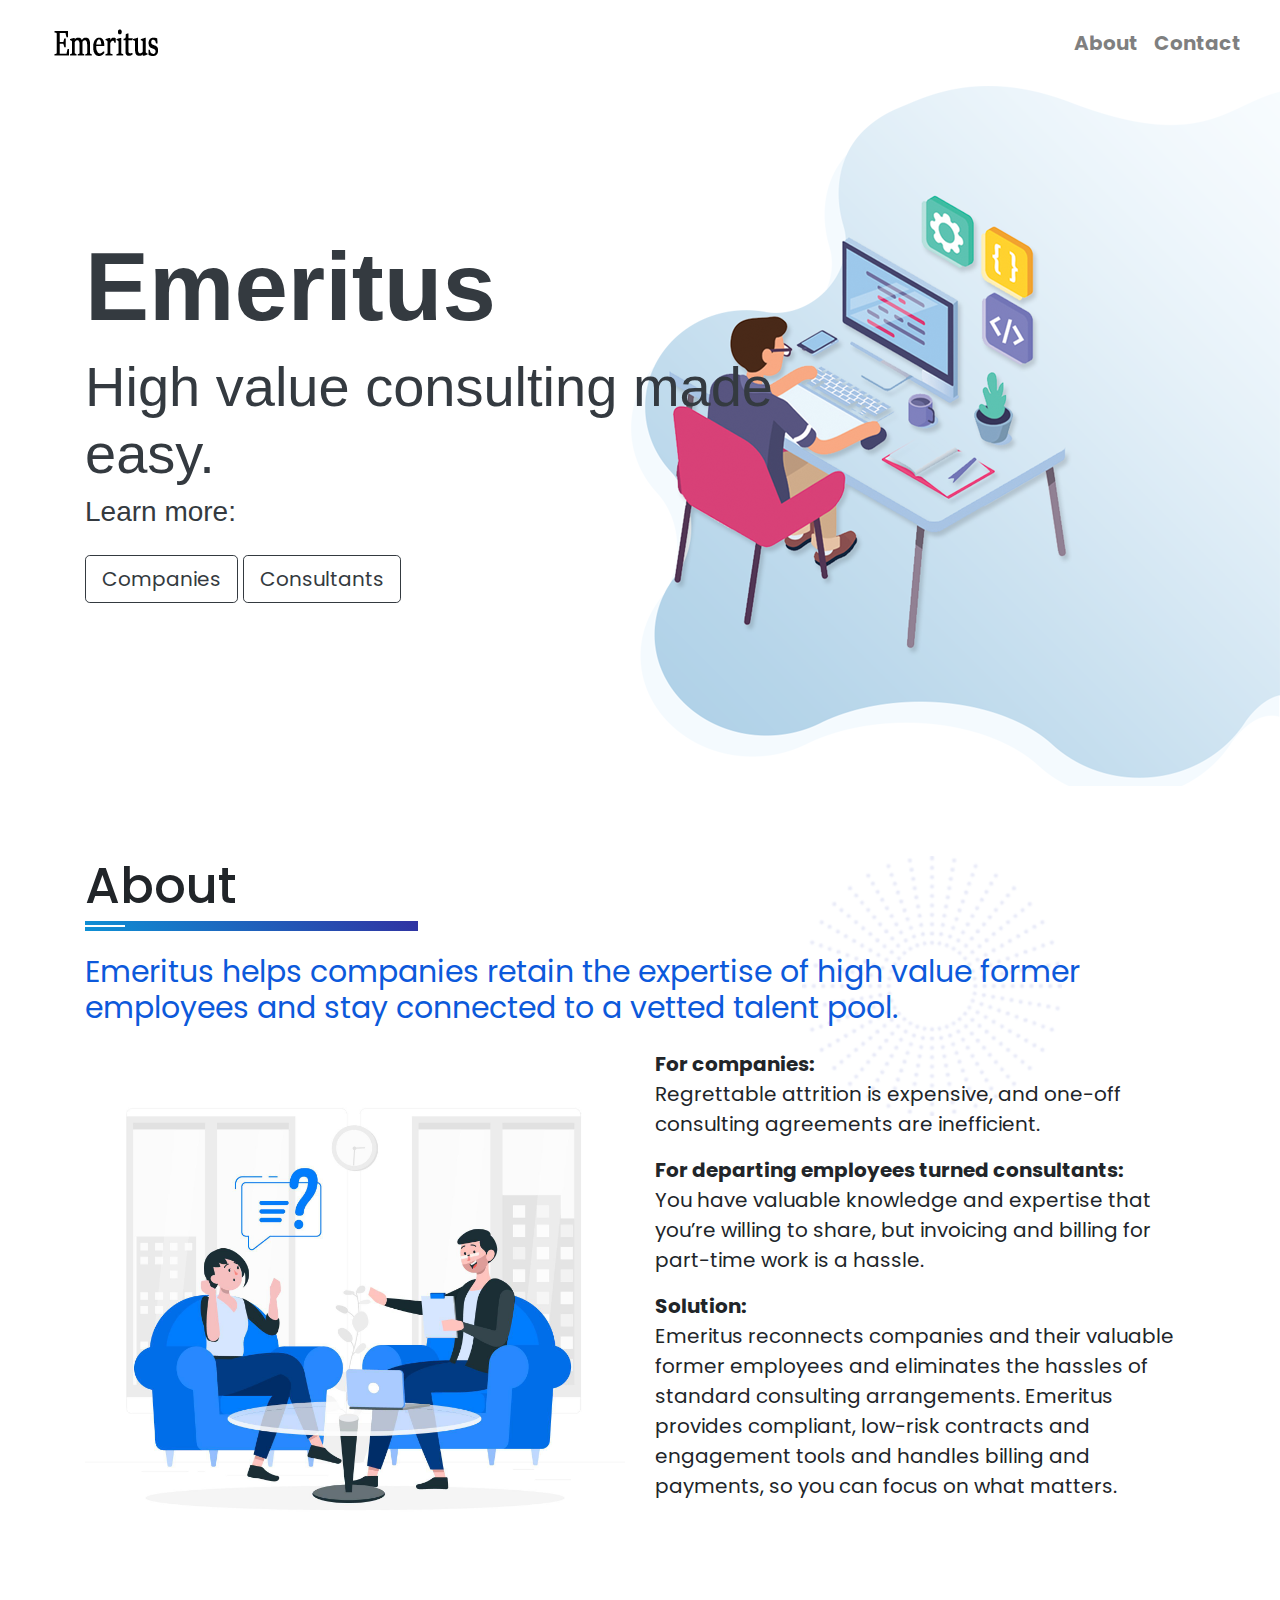
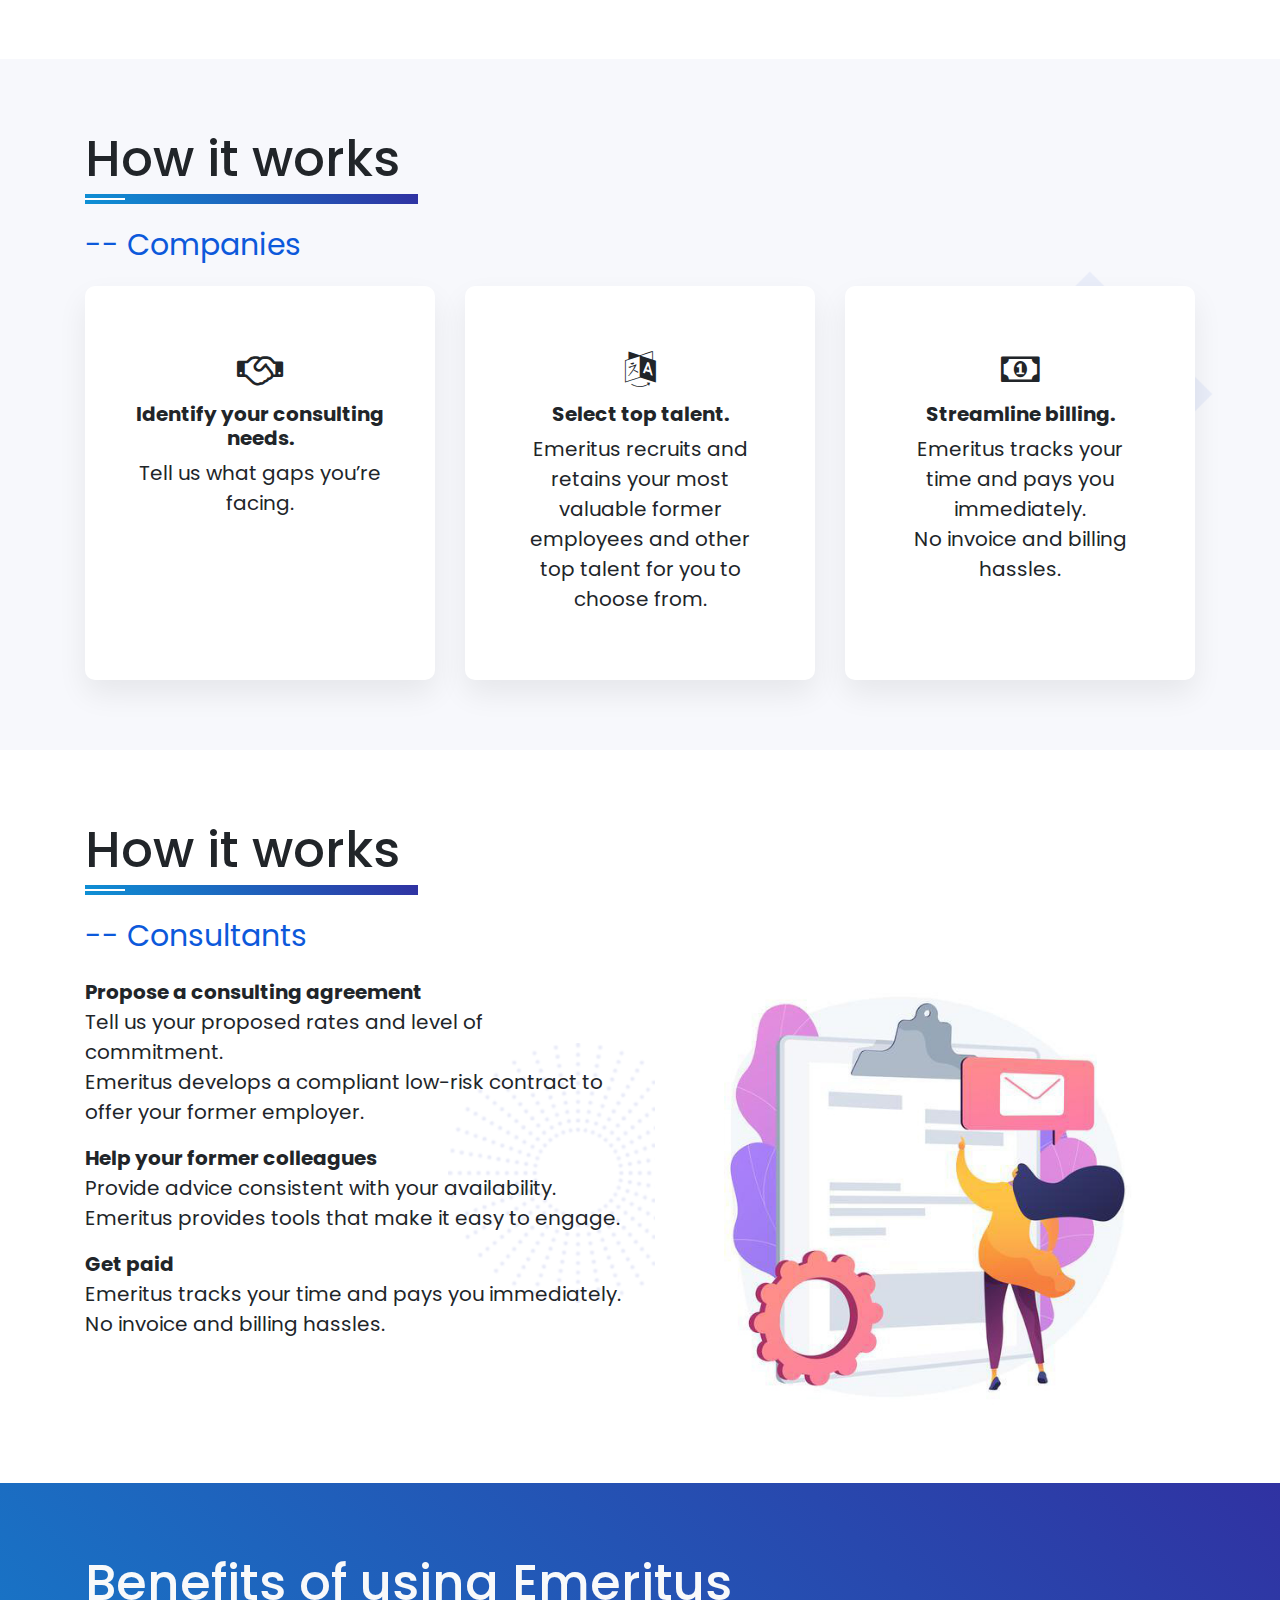
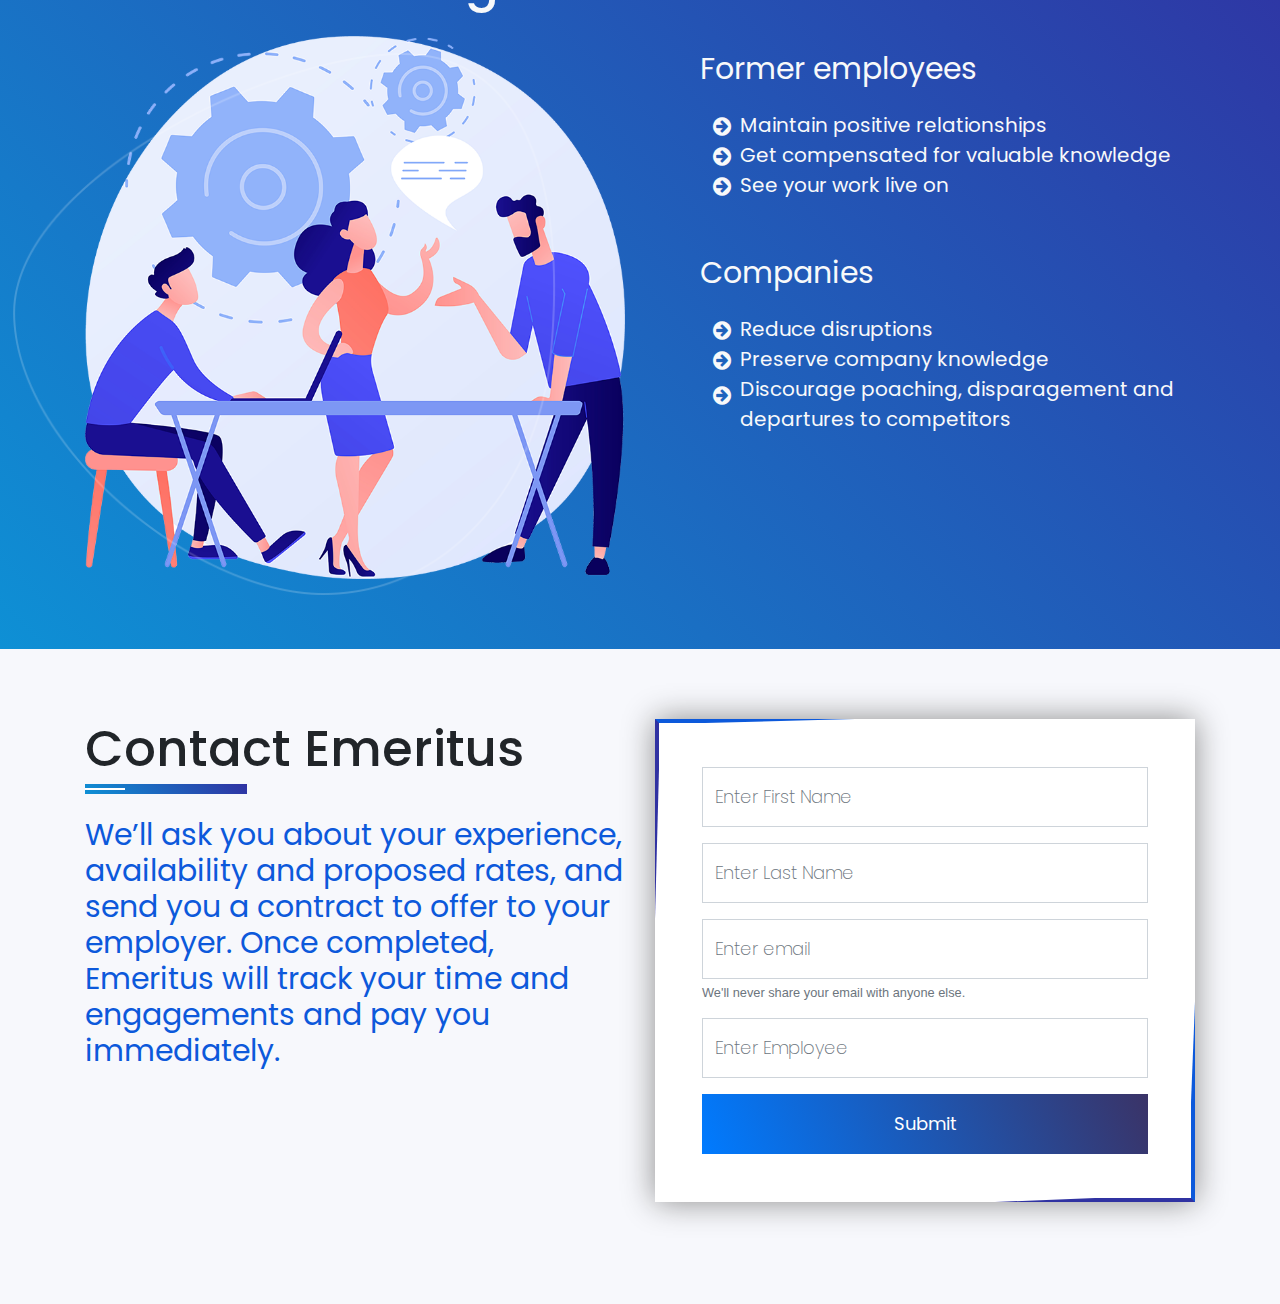
<file: index.html>
<!DOCTYPE html>
<html lang="en">
<head>
	<title></title>
	<!-- Required meta tags -->
    <meta charset="utf-8">
    <meta name="viewport" content="width=device-width, initial-scale=1, shrink-to-fit=no">

    <!-- Bootstrap CSS -->
    <link rel="stylesheet" href="https://maxcdn.bootstrapcdn.com/bootstrap/4.0.0/css/bootstrap.min.css" integrity="sha384-Gn5384xqQ1aoWXA+058RXPxPg6fy4IWvTNh0E263XmFcJlSAwiGgFAW/dAiS6JXm" crossorigin="anonymous">


    <!-- user css -->
    <link rel="stylesheet" type="text/css" href="style/style.css">
    <link rel="stylesheet" href="https://cdnjs.cloudflare.com/ajax/libs/font-awesome/4.7.0/css/font-awesome.min.css">

</head>
<body>

	<!-- Navbar -->
	<div class="container-fluid">
		<div class="row">
			<div class="col-sm-12 col-md-12" style="">
				<nav class="navbar navbar navbar-inverse navbar-fixed-top navbar-expand-lg navbar-light">
		          	<a href="index.html" ><img  src="img/logo.png" alt="logo" ></a>
					<button class="navbar-toggler" type="button" data-toggle="collapse" data-target="#navbarNavAltMarkup" aria-controls="navbarTogglerDemo02" aria-expanded="false" aria-label="Toggle navigation">
			    		<span class="navbar-toggler-icon"></span>
			  		</button>
		          	<div class="collapse navbar-collapse justify-content-end " id="navbarNavAltMarkup">
			           	<div class="navbar-nav">
			           		<ul class="navbar-nav mr-auto mt-2 mt-lg-0">
						      <!-- <li class="nav-item active">
						        <a class="nav-link" href="#">Home <span class="sr-only">(current)</span></a>
						      </li> -->
						      <li class="nav-item">
						        <a class="nav-link font-weight-bold" href="#about-emeritus">About</a>
						      </li>
						      <li class="nav-item">
						        <a class="nav-link font-weight-bold" href="#contact-us-emeritus">Contact</a>
						      </li>
						    </ul>
				        </div>
		          	</div>
		        </nav>
			</div>
		</div>
	</div>
	<!-- Navbar end-->

	<!-- Section banner-intro -->
	<section id="intro"class="banner-intro-bg1 ">
		<div class="container-fluid">
			<div class="container" >
				<div class="row">
				<div class="col-sm-12 col-md-9 text-left text-light">
					<h1 class="text-dark display-1 banner-head font-weight-bold"> Emeritus</h1>
					<h2 class="text-dark display-4 banner-bottom font-weight-normal"> High value consulting made easy.</h2>
					<h3><label class="text-dark font-weight-normal txt-la-12">Learn more:</label></h3>
					
					<ul class="list-btn-1">
						<li><a href="#how-it-Works-Companies"><button type="button" class="btn btn-outline-dark btn-lg">Companies</button></a></li>
						<li><a href="#about-Consultants"><button type="button" class="btn btn-outline-dark btn-lg">Consultants</button></a></li>
					</ul>
				</div>
				<!-- <div class="col-sm-12 col-md-6 cloud-bg-1">
					<img class="img-fluid" src="img/qw1.png">
				</div> -->
			</div>
			<br>
		</div>
			
		</div>
	</section>
	<!-- Section banner-intro end-->

	<!-- Section about-emeritus -->
	<section id="about-emeritus" class="about-emeritus-1">
		<div class="container-fluid">
			<div class="container">
				<div class="row">
					<div class="col-md-12 col-sm-12">
						<h2 class="main-title about-se1">About</h2>
						<h4 class="sub-title">Emeritus helps companies retain the expertise of high value former employees and stay connected to a vetted talent pool. 
						</h4>	
					</div>
				</div>
				<div class="row">
					<div class="col-md-6 col-sm-12 about-image-block">
						<img class="img-fluid fir-img" src="img/4022164.jpg">
					</div>
					<div class="col-md-6 col-sm-12">
						
						<p><b>For companies:</b> <br>
						Regrettable attrition is expensive, and one-off consulting agreements are inefficient.</p>

						<p><b>	For departing employees turned consultants: </b><br>
						You have valuable knowledge and expertise that you’re willing to share, but invoicing and billing for part-time work is a hassle.</p>

						<p><b>Solution:</b><br>
						Emeritus reconnects companies and their valuable former employees and eliminates the hassles of standard consulting arrangements. Emeritus provides compliant, low-risk contracts and engagement tools and handles billing and payments, so you can focus on what matters.</p>					
					</div>
				</div>	
			</div>
			</div>
	</section>
	<!-- Section about-emeritus end-->

	<!-- section How it Works Companies -->
	<section id="how-it-Works-Companies" class="how-it-work">
		<div class="container-fluid">
			<div class="container">
				<div class="row block-row">
					<div class="col-sm-12 col-md-12">
						<h2 class="main-title about-se1">How it works</h2>	
						<h4 class="sub-title">-- Companies	</h4>					
					</div>
				</div>
				<div class="row  text-center top-as-12">
					<div class="col-md-4 col-sm-12 spce1">
						<div class="block-1a">
							<i class="fa fa-handshake-o" ></i><br><h5><b>Identify your consulting needs.</b></h5>
							<p>Tell us what gaps you’re facing. </p>
						</div>
					</div>
					<div class="col-md-4 col-sm-12 spce1">
						<div class="block-1a">
							<i class="fa fa-language" ></i><br>
							<h5><b>Select top talent.</b></h5>
							<p>Emeritus recruits and retains your most valuable former employees and other top talent for you to choose from.</p>
						</div>	
					</div>
					<div class="col-md-4 col-sm-12 spce1">
						<div class="block-1a">
							<i class="fa fa-money"></i><br>
							<h5><b>Streamline billing.</b></h5>
							<p>Emeritus tracks your time and pays you immediately. 

							<br>	No invoice and billing hassles.</p>
						</div>	
					</div>
				</div>

			</div>
		</div>
	</section>
	<!-- section How it Works Companies end-->

	<!-- section How it Works Consultants -->
	<section id="about-Consultants" class="about-Consultants">
		<div class="container-fluid">
			<div class="container">
				<div class="row">
					<div class="col-md-12 col-sm-12 grid-1">
						<h2 class="main-title about-se1">How it works</h2>
						<h4 class="sub-title">--  Consultants</h4>
					</div>	
				</div>			
				
				<div class="row grid123">
					<div class="col-md-6 col-sm-12 grid-1">
						<p><b>Propose a consulting agreement</b> <br>
						Tell us your proposed rates and level of commitment. 
						<br>Emeritus develops a compliant low-risk contract to offer your former employer.</p>
						<p><b>Help your former colleagues</b><br>
						Provide advice consistent with your availability. 

						<br>Emeritus provides tools that make it easy to engage.</p>

						<p><b>Get paid</b><br>
						Emeritus tracks your time and pays you immediately. 

						<br>No invoice and billing hassles.</p>					
					</div>
					<div class="col-md-6 col-sm-12 grid-2">
						<img class="img-fluid " src="img/howitwork.jpg">
					</div>
				</div>	
			</div>
			</div>
	</section>
	<!-- section How it Works Consultants end-->


	<!-- section Benefits of using Emeritus -->
	<section class="benefits-emeritus-1">
		<div class="container-fluid">
			<div class="container">
				<div class="row">
					<div class="col-md-12 col-sm-12">
						<h2 class="main-title text-light">Benefits of using Emeritus</h2>
					</div>
				</div>
				<div class="row text-light">
					<div class="col-md-6 col-sm-12 bg-img-12 text-center">
						<img class="img-fluid " src="img/banner-section.png">						
					</div>
					<div class="col-md-6 col-sm-12 pad-l-12">
						<h4 class="sub-title text-light font-weight-normal">Former employees</h4>
						<ul>
							<li>Maintain positive relationships</li>
							<li>Get compensated for valuable knowledge</li>
							<li>See your work live on</li>
						</ul>
						<br>
						<h4 class="sub-title text-light font-weight-normal">Companies</h4>
						<ul>
							<li>Reduce disruptions</li>
							<li>Preserve company knowledge</li>
							<li> Discourage poaching, disparagement and departures to competitors</li>
						</ul>
					</div>
					
				</div>
			</div>
		</div>
	</section>

	<!-- section Benefits of using Emeritus end-->

	<!-- Section contact-us -->
	<section id="contact-us-emeritus" class="contact-123" >
		<div class="container-fluid">
			<div class="container">
				<div class=" row">
					<div class="col-sm-12 col-md-6">
						<h2 class="main-title about-se1">Contact Emeritus</h2>
						<h4 class="sub-title">We’ll ask you about your experience, availability and proposed rates, and send you a contract to offer to your employer. Once completed, Emeritus will track your time and engagements and pay you immediately.</h4>
					</div>			
					<div class="col-sm-12 col-md-6">
						<div class="jumbotron ju-1">
					     	<div class="container">
							   	<form class="form-res-12">
									<div class="form-group">
										<!-- <label for="first-name">First Name:</label> -->
									    <input type="text" class="form-control" id="first-name" placeholder="Enter First Name" required>
									</div>
									<div class="form-group">
										<!-- <label for="last-name">Last Name:</label> -->
									    <input type="text" class="form-control" id="last-name" placeholder="Enter Last Name" required>
									</div>
									<div class="form-group">
									   <!--  <label for="InputEmail1">Email address</label> -->
									    <input type="email" class="form-control" id="InputEmail1" aria-describedby="emailHelp" placeholder="Enter email" required>
									    <small id="emailHelp" class="form-text text-muted">We'll never share your email with anyone else.</small>
									</div>
									<div class="form-group">
										<!-- <label for="employee">Employeer:</label> -->
									    <input type="text" class="form-control" id="employee" placeholder="Enter Employee" required>
									</div>
									<button type="submit" class="btn btn-primary btn-block log-1-g">Submit</button>
								</form>
							</div>
						</div>
					</div>	
				</div>
			</div>
		</div>
	</section>
	<!-- Section contact-us end-->
	
	<!-- Optional JavaScript -->
	<!-- jQuery first, then Popper.js, then Bootstrap JS -->
	<script src="https://code.jquery.com/jquery-3.2.1.slim.min.js" integrity="sha384-KJ3o2DKtIkvYIK3UENzmM7KCkRr/rE9/Qpg6aAZGJwFDMVNA/GpGFF93hXpG5KkN" crossorigin="anonymous"></script>
	<script src="https://cdnjs.cloudflare.com/ajax/libs/popper.js/1.12.9/umd/popper.min.js" integrity="sha384-ApNbgh9B+Y1QKtv3Rn7W3mgPxhU9K/ScQsAP7hUibX39j7fakFPskvXusvfa0b4Q" crossorigin="anonymous"></script>
	<script src="https://maxcdn.bootstrapcdn.com/bootstrap/4.0.0/js/bootstrap.min.js" integrity="sha384-JZR6Spejh4U02d8jOt6vLEHfe/JQGiRRSQQxSfFWpi1MquVdAyjUar5+76PVCmYl" crossorigin="anonymous"></script>
</body>
</html>
</file>
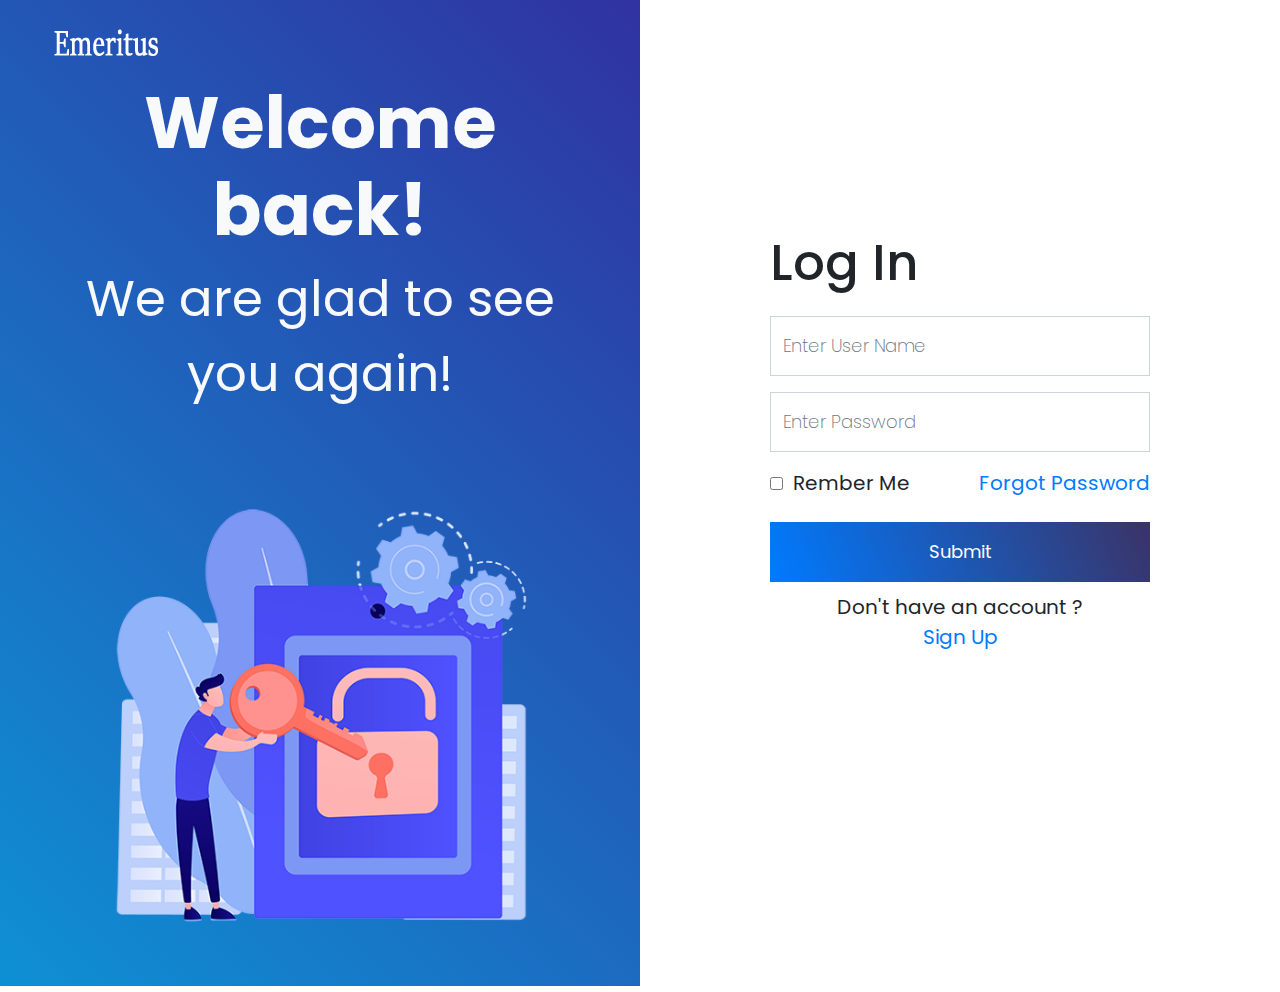
<file: login.html>
<!DOCTYPE html>
<html lang="en">
<head>
	<title></title>
	<!-- Required meta tags -->
    <meta charset="utf-8">
    <meta name="viewport" content="width=device-width, initial-scale=1, shrink-to-fit=no">

    <!-- Bootstrap CSS -->
    <link rel="stylesheet" href="https://maxcdn.bootstrapcdn.com/bootstrap/4.0.0/css/bootstrap.min.css" integrity="sha384-Gn5384xqQ1aoWXA+058RXPxPg6fy4IWvTNh0E263XmFcJlSAwiGgFAW/dAiS6JXm" crossorigin="anonymous">


    <!-- user css -->
    <link rel="stylesheet" type="text/css" href="style/style.css">
    <link rel="stylesheet" href="https://cdnjs.cloudflare.com/ajax/libs/font-awesome/4.7.0/css/font-awesome.min.css">

</head>
<body>

	<section class="login-section">
		<div class="container-fluid">
			<div class="row">
				<div class="col-sm-12 col-md-6 log-bg-1">
					<div>
						<nav class="navbar navbar navbar-inverse navbar-fixed-top navbar-expand-lg navbar-light">
					          	<a href="index.html" ><img  src="img/logo-white.png" alt="logo" ></a>
						</nav>
					</div>
					<div class="container-fluid content-sec1">
						<div class="col-sm-12 col-md-12" style="">
							<div class="login-123-12">
								<div class="text-center asd1">
									<h2 class="display-3 font-weight-bold text-light ">Welcome back!</h2>
									<p class=" main-title text-light banner-bottom font-weight-normal"> We are glad to see you again!</p>			
								</div>
							</div>
							<div class="log-omg text-center">
								<img class="img-fluid" src="img/111.png">
							</div>
						</div>
					</div>
				</div>
				
				
				<div class="col-sm-12 col-md-6">
					<div class="jumbotron ju-11">
				     	<div class="container">
				     		<h2 class=" main-title lo12">Log In</h2>
						   	<form>
								<div class="form-group">
									<!-- <label for="first-name">User Name:</label> -->
								    <input type="text" class="form-control" id="user-name" placeholder="Enter User Name" required>
								</div>
								<div class="form-group">
									<!-- <label for="last-name">Password:</label> -->
								    <input type="password" class="form-control" id="password" placeholder="Enter Password" required>
								</div>
								<div class="form-group">
									
									<input type="checkbox" name=""><label for="first-name">&nbsp;  Rember Me</label>
									<a class="text-right-forgot-pass" href="">Forgot Password</a>
								</div>


								
								<button type="submit" class="btn btn-primary btn-block log-1-g">Submit</button>
								<div class="text-center sign-up-123">
									<p>Don't have an account ?<br><a href="#">Sign Up</a></p>
								</div>
							</form>
							
						</div>
					</div>
				</div>
			</div>			
		</div>		
	</section>
	
	<!-- Optional JavaScript -->
	<!-- jQuery first, then Popper.js, then Bootstrap JS -->
	<script src="https://code.jquery.com/jquery-3.2.1.slim.min.js" integrity="sha384-KJ3o2DKtIkvYIK3UENzmM7KCkRr/rE9/Qpg6aAZGJwFDMVNA/GpGFF93hXpG5KkN" crossorigin="anonymous"></script>
	<script src="https://cdnjs.cloudflare.com/ajax/libs/popper.js/1.12.9/umd/popper.min.js" integrity="sha384-ApNbgh9B+Y1QKtv3Rn7W3mgPxhU9K/ScQsAP7hUibX39j7fakFPskvXusvfa0b4Q" crossorigin="anonymous"></script>
	<script src="https://maxcdn.bootstrapcdn.com/bootstrap/4.0.0/js/bootstrap.min.js" integrity="sha384-JZR6Spejh4U02d8jOt6vLEHfe/JQGiRRSQQxSfFWpi1MquVdAyjUar5+76PVCmYl" crossorigin="anonymous"></script>
</body>
</html>
</file>
<file: style/style.css>
/*font-poppins*/
@import url('https://fonts.googleapis.com/css2?family=Poppins:ital,wght@0,100;0,200;0,300;0,400;0,500;0,600;0,700;0,800;0,900;1,100;1,200;1,300;1,400;1,500;1,600;1,700;1,800;1,900&display=swap');
/************************************/
section {
    padding: 70px 0px;
}
@media (min-width: 576px){
    .jumbotron {
       padding: 3rem 2rem;
    }
}
.main-title {
    font-family: 'Poppins', sans-serif;
    font-size: 50px;
    padding-bottom: 15px;
}
.sub-title {
    font-family: 'Poppins', sans-serif;
    font-size: 30px;
    color: #0c59db;
    font-weight: 400;
    padding-top: 15px;
    padding-bottom: 15px;
}
ul {
    font-size: 20px;
    font-family: 'Poppins';
    list-style: none;
}
.list-btn-1 li {
    display: inline-block;
    margin-top: 10px !important;
}
.benefits-emeritus-1 li {
    position: relative;
}
.benefits-emeritus-1 li:before {
    position: absolute;
    content: "\f0a9";
    height: 140%;
    width: 100%;
    top: 17%;
    right: 6%;
    font-size: 21px !important;
    font: normal normal normal 14px/1 FontAwesome;
}
.about-emeritus-1 p,
.block-1a p,
.block-1a h5,
.about-Consultants p,
.benefits-emeritus-1 p,
.jumbotron.ju-11 label,
a.text-right-forgot-pass,
.sign-up-123 p {
    font-size: 20px;
    font-family: 'Poppins', sans-serif;
}
.fa {
    padding: 15px 0px;
    font-size: 36px !important;
}
.banner-intro-bg1 {
    
    background-image: url(../img/banner-bg.png);
    background-size: cover;
    background-repeat: no-repeat;
    min-height: 700px;
    display: flex;
    align-items: center;
    background-position: right center;
}
.how-it-work {
    background-image: url(../img/bg3.png);
    background-size: cover;
    background-repeat: no-repeat;
    background-color: #F7F8FC;
}

.benefits-emeritus-1 {
    background: linear-gradient( 45deg, #0E90D5, #3032A2) !important;
}
.benefits-emeritus-1 .pad-l-12 {
    padding-left: 60px;
}
.contact-123 {
    background-color: #F7F8FC;
}
.contact-123 .ju-1 {
    box-shadow: 0px 0px 30px 0px #8c8c8c;
    background: #fff;
    border-radius: 0px;
}
.about-se1,
.about-emeritus-1,
.about-Consultants,
.about-image-block,
.about-se2,
.bg-img-12,
.ju-1 {
    position: relative;
}
.form-res-12 {
    position: relative;
    z-index: 999;
}
.ju-1:after {
    border-color: #0c59db transparent transparent #3032A2;
    content: "";
    position: absolute;
    border-width: 4px 150px 150px 4px;
    height: 200px;
    width:  200px;
    border-style: solid;
    top: 0;
    left: 0;
}
.ju-1:before {
    position: absolute;
    content: "";
    border-color: transparent #0c59db  #3032A2 transparent ;
    bottom: 0;
    right: 0;
    height: 200px;
    width: 200px;
    border-style: solid;
    border-width: 100px 4px 4px 100px;
}
.block-1a {
    height: 100%;
    overflow: hidden;
    background: #fff;
    border-radius: 10px;
    padding: 50px;
    box-shadow: 0px 14px 30px rgb(0 0 0 / 7%);
    transition: all 300ms ease-out 0s;
    position: relative;
}
.bg-img-12:before {
    position: absolute;
    content: "";
    background-image: url(../img/border.png);
    height: 100%;
    width: 100%;
    top: 3%;
    right: 10%;
    background-size: contain;
    background-repeat: no-repeat;
}
.block-1a:before {
    content: "";
    background: #6d63c38c;
    height: 100%;
    width: 100%;
    position: absolute;
    left: 0;
    top: 0;
    z-index: 1;
    opacity: 0;
    -moz-transition: all 300ms ease-out 0s;
    -webkit-transition: all 300ms ease-out 0s;
    -ms-transition: all 300ms ease-out 0s;
    -o-transition: all 300ms ease-out 0s;
    transition: all 300ms ease-out 0s;
    border-radius: 10px !important;
}
.block-1a:after {
    position: absolute;
    background-image: linear-gradient(247deg, #3a3367, #007bff);
    /*background: url(../img/1.jpg);*/
    height: 100%;
    width: 100%;
    border-radius: 10px !important;
    left: 0;
    top: 0;
    content: "";
    background-size: cover;
    background-position: center center;
    opacity: 0;
    -moz-transition: all 300ms ease-out 0s;
    -webkit-transition: all 300ms ease-out 0s;
    -ms-transition: all 300ms ease-out 0s;
    -o-transition: all 300ms ease-out 0s;
    transition: all 300ms ease-out 0s;
}
.block-1a:hover:before,
.block-1a:hover:after {
    opacity: 1;
    transition: 0.5s;
}
.block-1a:hover {
    transform: translateY(-5px);
    transition: 0.5s;
}
.block-1a:hover h5,
.block-1a:hover p,
.block-1a:hover .fa {
    color: #fff;
    position: relative;
    z-index: 2;
    transition: 0.5s;
}
.about-se1:before {
    content: "";
    background: linear-gradient(45deg, #0E90D5, #3032A2) !important;
    position: absolute;
    height: 10px;
    width: 30%;
    bottom: 0px;
    left: 0;
}
.about-se1:after {
    background: #ffffff;
    position: absolute;
    content: "";
    height: 2px;
    width: 40px;
    bottom: 04px;
    left: 0px;
}
.about-se2:after {
    background: #ffffff;
    position: absolute;
    content: "";
    height: 2px;
    width: 40%;
    bottom: 04px;
    left: 0px;
}
.about-emeritus-1:before {
    position: absolute;
    content: "";
    background-image: url(../img/rotate.png);
    height: 260px;
    width: 260px;
    top: 8%;
    right: 17%;
    background-size: contain;
    animation: mymove 20s infinite;
}
.about-Consultants:before {
    position: absolute;
    content: "";
    background-image: url(../img/rotate.png);
    height: 260px;
    width: 260px;
    top: 40%;
    left: 35%;
    background-size: contain;
    animation: mymove 20s infinite;
}
.about-se2:before {
    content: "";
    background: linear-gradient(45deg, #0E90D5, #3032A2) !important;
    position: absolute;
    height: 10px;
    width: 50%;
    bottom: 0px;
    left: 0;
}
.about-se2:after {
    background: #ffffff;
    position: absolute;
    content: "";
    height: 2px;
    width: 20%;
    bottom: 04px;
    left: 0px;
}
ul.list-btn-1 {
    padding: 0;
}
.login-section {
    height: 100vh;
    padding: 0;
}
.container-fluid.content-sec1 {
    display: flex;
    align-items: center;
    height: 100vh;
}
.log-bg-1 {
    background-size: cover;
    background-repeat: no-repeat;
    background: linear-gradient( 45deg , #0E90D5, #3032A2) !important;
    /*height: 100%;*/
}
.login-section .ju-11 {
    background: #fff;
    height: 100vh;
    margin-bottom: 0px;
    display: flex;
    align-items: center;
    padding: 100px;
}
.login-123-12 {
    display: flex;
    align-items: center;
    /*height: 80vh;*/
}
.asd1 {
    width: 100%;
    font-family: 'Poppins';
}
.text-center.sign-up-123 a {
    text-decoration: none;
}
.text-center.sign-up-123 {
    padding-top: 10px;
}
.text-right-forgot-pass {
    float: right;
}
a.text-right-forgot-pass {
    text-decoration: none;
}
.log-1-g {
    background-image: linear-gradient(247deg, #3a3367, #007bff);
    height: 60px;
    border-radius: 0px;
    border: none;
    font-size: 18px;
    font-family: 'Poppins';
}
.log-1-g:hover {
    background-image: linear-gradient(247deg, #007bff, #3a3367);
}
.login-section .form-control, .contact-123 .form-control{
    height: 60px;
    border-radius: 0px;
    font-size: 18px;
    font-family: 'Poppins';
    font-weight: 200;
}
.login-section .form-control:focus, .contact-123 .form-control:focus {
    box-shadow: 0px 0px 42px -20px #80bdff;
    border-color: #39356b;
}


/***************************Responsive*********************************/
@media(max-width: 1024px) and (min-width: 981px){
    .banner-intro-bg1 {
    background-size: contain;
    }    
}

@media(max-width: 768px) {
    section{
        padding: 50px 0px;
    }
     .banner-intro-bg1 {
    
    background-size:contain;
    min-height: unset;
    }  
    .login-section .display-3 {
        font-size: 3.1rem;
    }
    .banner-head {
        font-size: 65px;
    }
    .block-1a {
        padding: 15px;
    }
    .banner-bottom {
        font-size: 50px;
    }
    .main-title {
        font-size: 40px;
    }
    .sub-title {
        font-size: 24px;
    }
    .about-emeritus-1 p,
    .block-1a p,
    .block-1a h5,
    .about-Consultants p,
    .benefits-emeritus-1 p,
    .jumbotron.ju-11 label {
        font-size: 18px;
    }
    .benefits-emeritus-1 li:before {
        top: 8%;
        right: 10%;
    }
    .about-emeritus-1:before {
        height: 150px;
        width: 150px;
    }
    .about-image-block:after {
        height: 352px;
        width: 280px;
        right: 33px;
        top: -21px;
    }
    .about-Consultants:before {
        height: 171px;
        width: 171px;
        top: 5%;
        left: 25%;
    }
    .spce1 {
        padding-top: 30px;
    }
    .text-right-forgot-pass {
        float: unset;
        display: block;
    }
}
@media(max-width: 320px) {
    
}
.nav-123{
    display: flex;
}
@media(max-width:767px) {
    .container-fluid.content-sec1{
        height: unset;
    }
    .benefits-emeritus-1 .pad-l-12 {
    padding-left: unset;
    }
     .banner-intro-bg1 {
    background-size:cover !important;
    background-position: left center;
    }  
    .bg-img-12:before{
        right: 0%;
    }
    .login-section,
    .log-bg-1,
    .login-123-12,
    .login-section .ju-11 {
        height: unset;
    }
    h2.main-title.lo12 {
        padding-top: 20px;
    }
    section {
        padding: 30px 0px;
    }
    .banner-intro-bg1 {
        min-height: 500px;
    }
    .banner-head {
        font-size: 45px;
    }
    .banner-bottom {
        font-size: 35px;
    }
    .main-title {
        font-size: 35px;
    }
    .sub-title {
        font-size: 20px;
    }
    .about-emeritus-1 p,
    .block-1a p,
    .block-1a h5,
    .about-Consultants p,
    .benefits-emeritus-1 p {
        font-size: 16px;
    }
    .txt-la-12 {
        font-size: 20px;
    }
    .anner-intro-bg1 .btn-group-lg>.btn,
    .btn-lg {
        font-size: 18px;
    }
    .contact-123 .ju-1 {
        margin-top: 30px;
    }
    .about-se1:before {
        width: 100%;
    }
    .list-btn-1 li {
        display: block;
        /*  text-align: center;*/
    }
    .top-as-12 {
        margin-top: -20px !important;
    }
    .grid123 {
        display: grid;
    }
    .grid-1 {
        order: 1;
    }
    .sec-img {
        display: none !important;
    }
    .fir-img {
        /*padding-top: 20px;*/
        padding-bottom: 20px;
    }
    .login-section .ju-11 {
        padding: 0px !important;
    }
}
@media(max-width: 1024px) {
    .login-section .ju-11 {
        padding: 20px;
    }
}

/*************************keyframes*******************/
@keyframes mymove {
    100% {
        transform: rotate(360deg);
    }
}
@keyframes heartbeat {
    to {
        transform: scale(0.9);
    }
}
</file>
